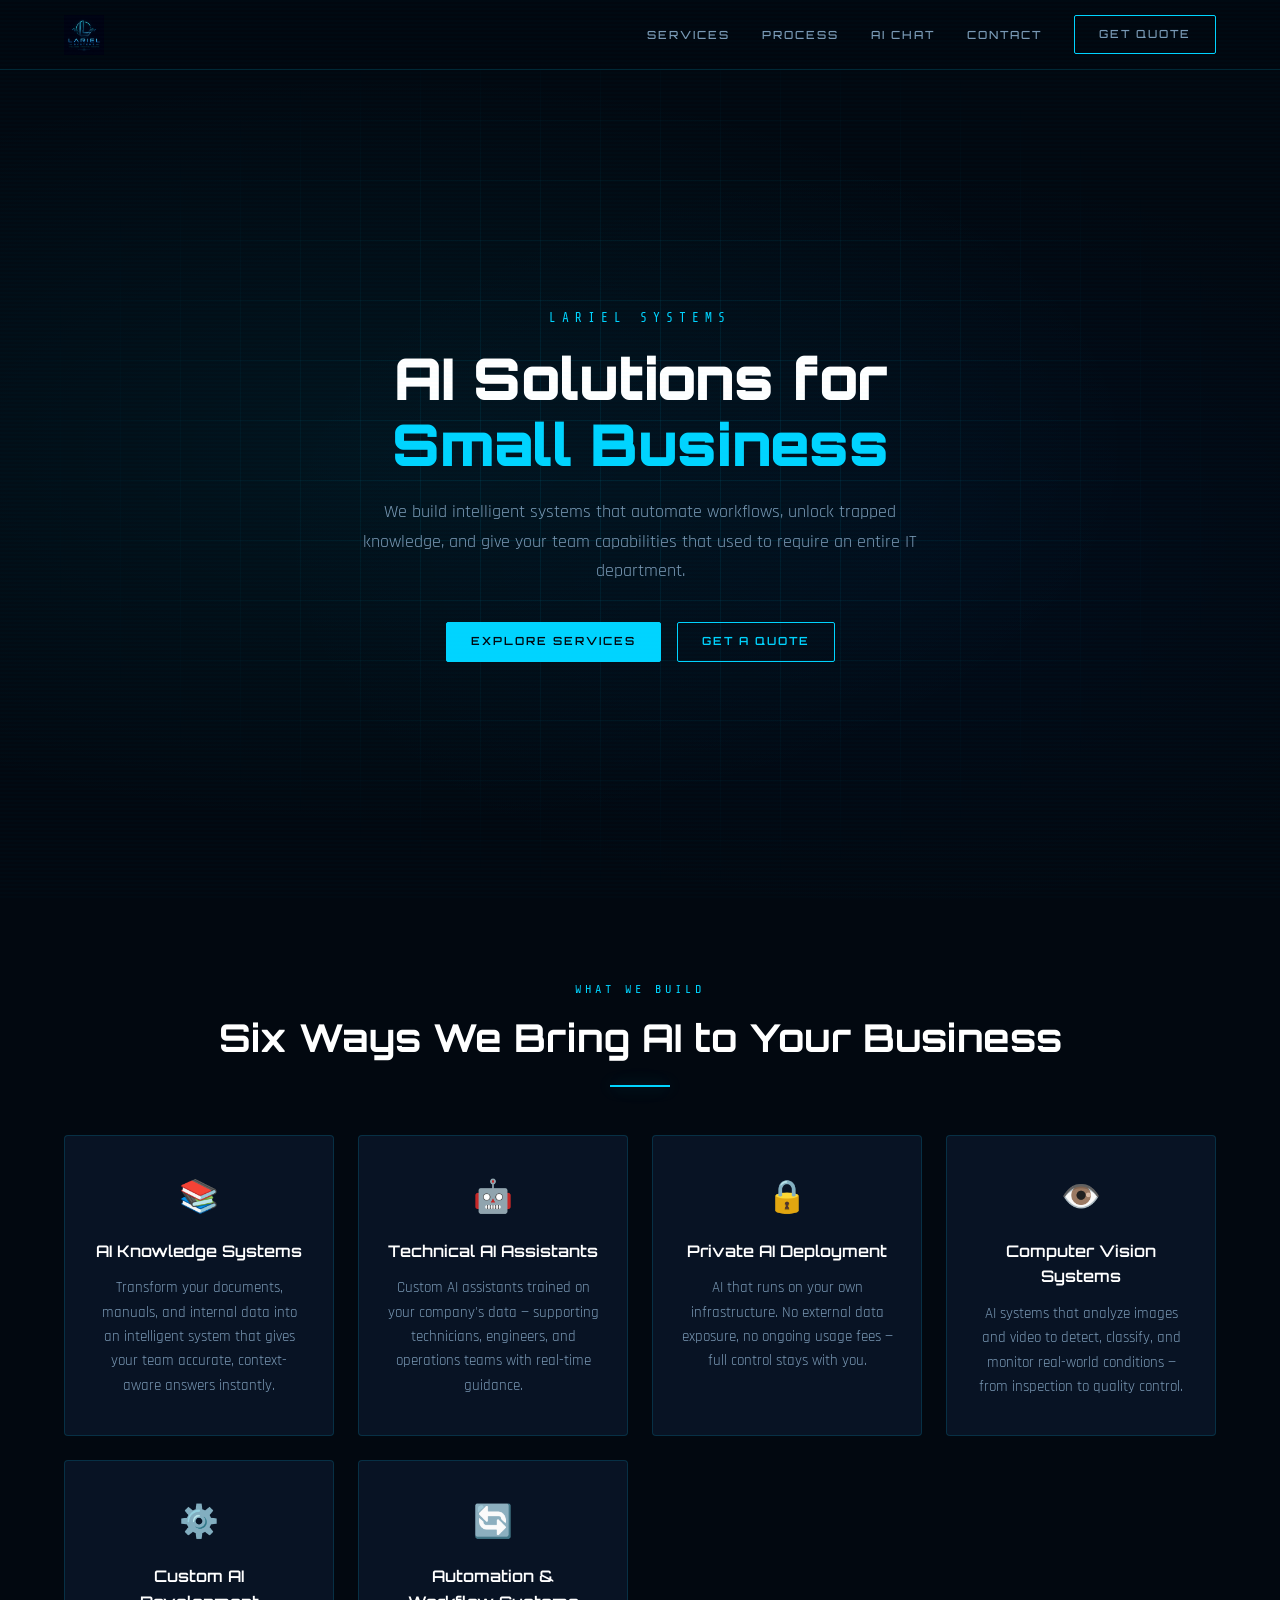
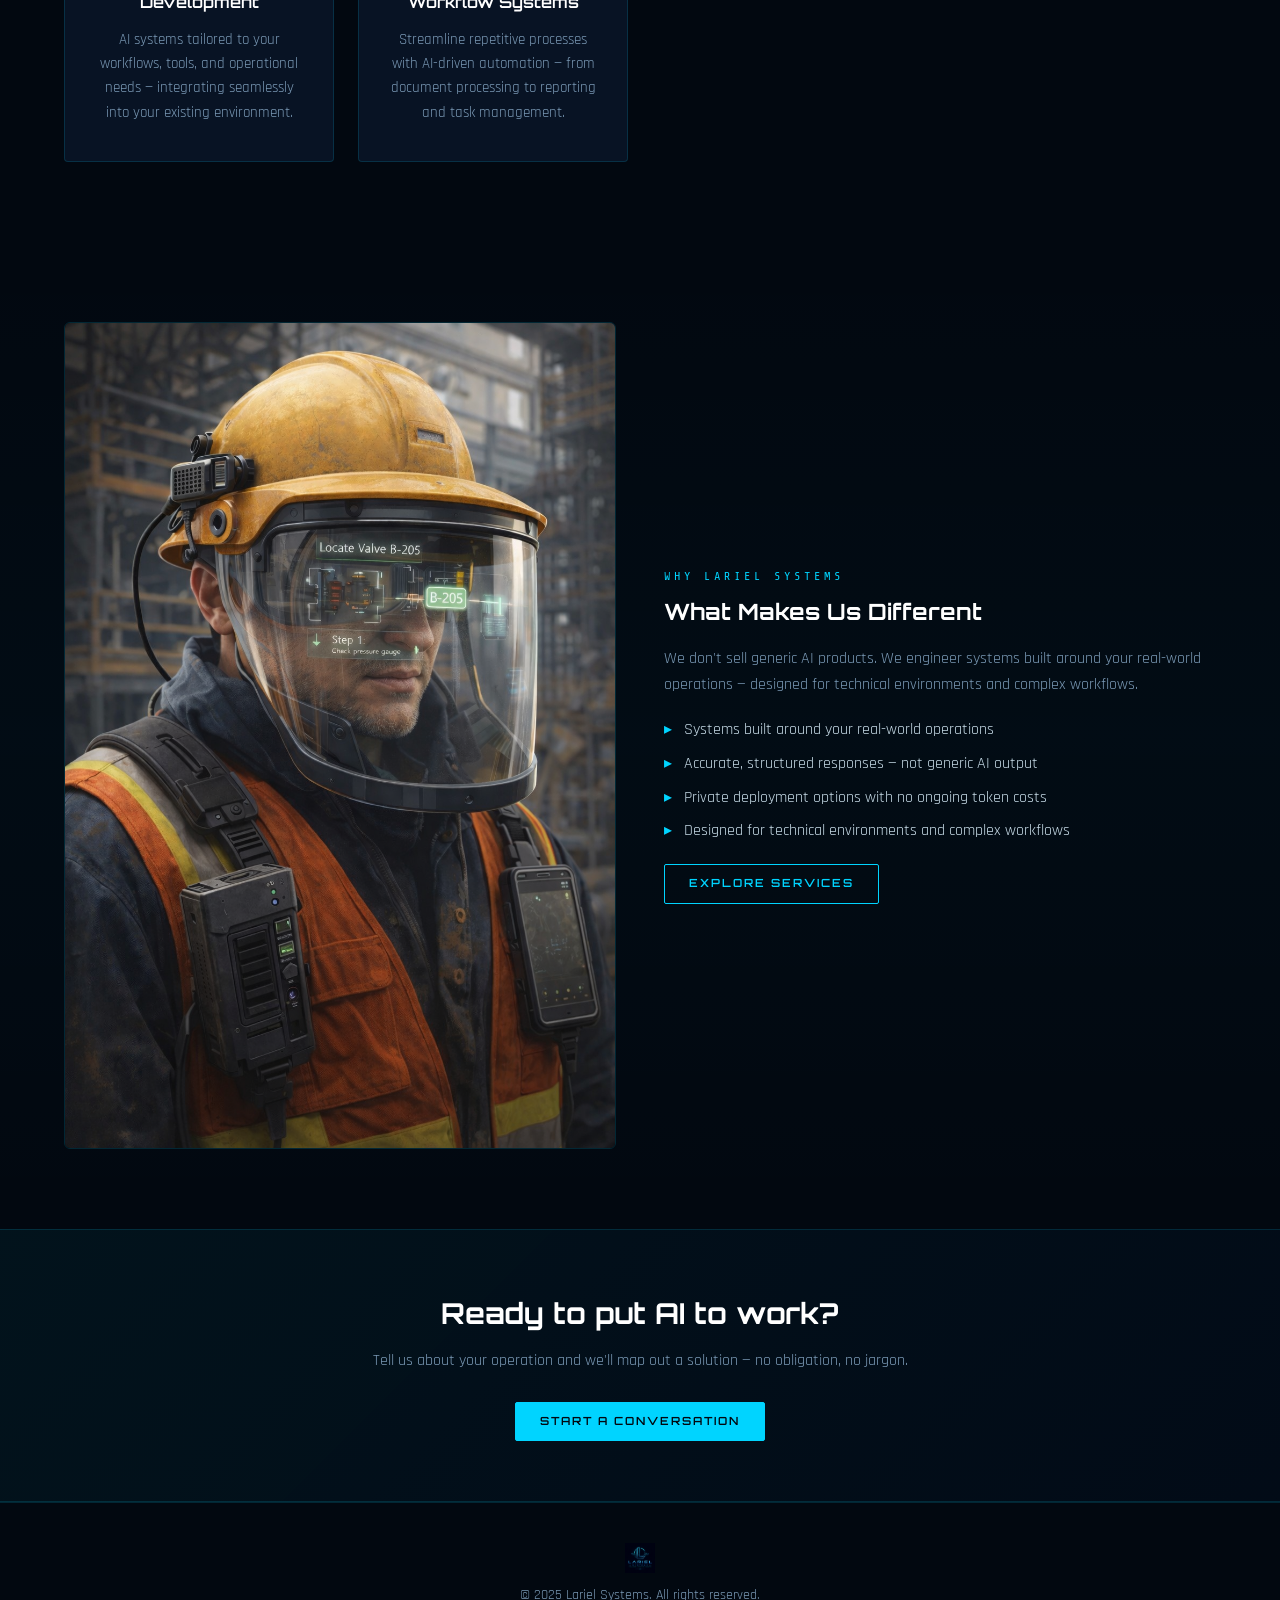
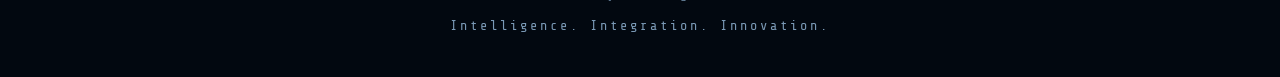
<file: index.html>
<!DOCTYPE html>
<html lang="en">
<head>
  <meta charset="UTF-8">
  <meta name="viewport" content="width=device-width, initial-scale=1.0">
  <title>Lariel Systems — Intelligence. Integration. Innovation.</title>
  <meta name="description" content="AI solutions for small business. AI knowledge systems, technical assistants, private deployment, computer vision, custom development, and workflow automation from Lariel Systems.">
  <link rel="stylesheet" href="css/style.css">
  <link rel="icon" href="images/logo.png" type="image/png">
</head>
<body>

  <!-- NAV -->
  <nav class="nav">
    <div class="container">
      <a href="index.html" class="nav-logo"><img src="images/logo.png" alt="Lariel Systems"></a>
      <ul class="nav-links">
        <li><a href="services.html">Services</a></li>
        <li><a href="process.html">Process</a></li>
        <li><a href="chat.html">AI Chat</a></li>
        <li><a href="contact.html">Contact</a></li>
        <li><a href="contact.html" class="btn">Get Quote</a></li>
      </ul>
      <div class="nav-toggle"><span></span><span></span><span></span></div>
    </div>
  </nav>

  <!-- HERO -->
  <section class="hero">
    <div class="hero-grid"></div>
    <div class="hero-content">
      <p class="hero-label">Lariel Systems</p>
      <h1>AI Solutions for<br><span>Small Business</span></h1>
      <p class="hero-sub">We build intelligent systems that automate workflows, unlock trapped knowledge, and give your team capabilities that used to require an entire IT department.</p>
      <div class="hero-buttons">
        <a href="services.html" class="btn btn-filled">Explore Services</a>
        <a href="contact.html" class="btn">Get a Quote</a>
      </div>
    </div>
  </section>

  <!-- SERVICE OVERVIEW CARDS -->
  <section class="section">
    <div class="container text-center">
      <span class="section-label">What We Build</span>
      <h2 class="section-title">Six Ways We Bring AI to Your Business</h2>
      <div class="divider"></div>

      <div class="card-grid">
        <div class="card">
          <div class="card-icon">📚</div>
          <h3>AI Knowledge Systems</h3>
          <p>Transform your documents, manuals, and internal data into an intelligent system that gives your team accurate, context-aware answers instantly.</p>
        </div>
        <div class="card">
          <div class="card-icon">🤖</div>
          <h3>Technical AI Assistants</h3>
          <p>Custom AI assistants trained on your company's data — supporting technicians, engineers, and operations teams with real-time guidance.</p>
        </div>
        <div class="card">
          <div class="card-icon">🔒</div>
          <h3>Private AI Deployment</h3>
          <p>AI that runs on your own infrastructure. No external data exposure, no ongoing usage fees — full control stays with you.</p>
        </div>
        <div class="card">
          <div class="card-icon">👁️</div>
          <h3>Computer Vision Systems</h3>
          <p>AI systems that analyze images and video to detect, classify, and monitor real-world conditions — from inspection to quality control.</p>
        </div>
        <div class="card">
          <div class="card-icon">⚙️</div>
          <h3>Custom AI Development</h3>
          <p>AI systems tailored to your workflows, tools, and operational needs — integrating seamlessly into your existing environment.</p>
        </div>
        <div class="card">
          <div class="card-icon">🔄</div>
          <h3>Automation &amp; Workflow Systems</h3>
          <p>Streamline repetitive processes with AI-driven automation — from document processing to reporting and task management.</p>
        </div>
      </div>
    </div>
  </section>

  <!-- FEATURE HIGHLIGHT — What Makes Us Different -->
  <section class="section" style="background: linear-gradient(180deg, transparent, rgba(0,212,255,0.02), transparent);">
    <div class="container">
      <div class="feature-row">
        <div class="feature-img">
          <img src="images/ar-worker.png" alt="AI-powered field operations">
        </div>
        <div class="feature-text">
          <span class="section-label">Why Lariel Systems</span>
          <h3>What Makes Us Different</h3>
          <p>We don't sell generic AI products. We engineer systems built around your real-world operations — designed for technical environments and complex workflows.</p>
          <ul>
            <li>Systems built around your real-world operations</li>
            <li>Accurate, structured responses — not generic AI output</li>
            <li>Private deployment options with no ongoing token costs</li>
            <li>Designed for technical environments and complex workflows</li>
          </ul>
          <a href="services.html" class="btn" style="margin-top:12px;">Explore Services</a>
        </div>
      </div>
    </div>
  </section>

  <!-- CTA -->
  <section class="cta-banner">
    <div class="container">
      <h2>Ready to put AI to work?</h2>
      <p>Tell us about your operation and we'll map out a solution — no obligation, no jargon.</p>
      <a href="contact.html" class="btn btn-filled">Start a Conversation</a>
    </div>
  </section>

  <!-- FOOTER -->
  <footer class="footer">
    <div class="container">
      <div class="footer-logo"><img src="images/logo.png" alt="Lariel Systems"></div>
      <p>&copy; 2025 Lariel Systems. All rights reserved.</p>
      <p class="footer-tagline">Intelligence. Integration. Innovation.</p>
    </div>
  </footer>

  <script src="js/main.js"></script>
</body>
</html>
</file>
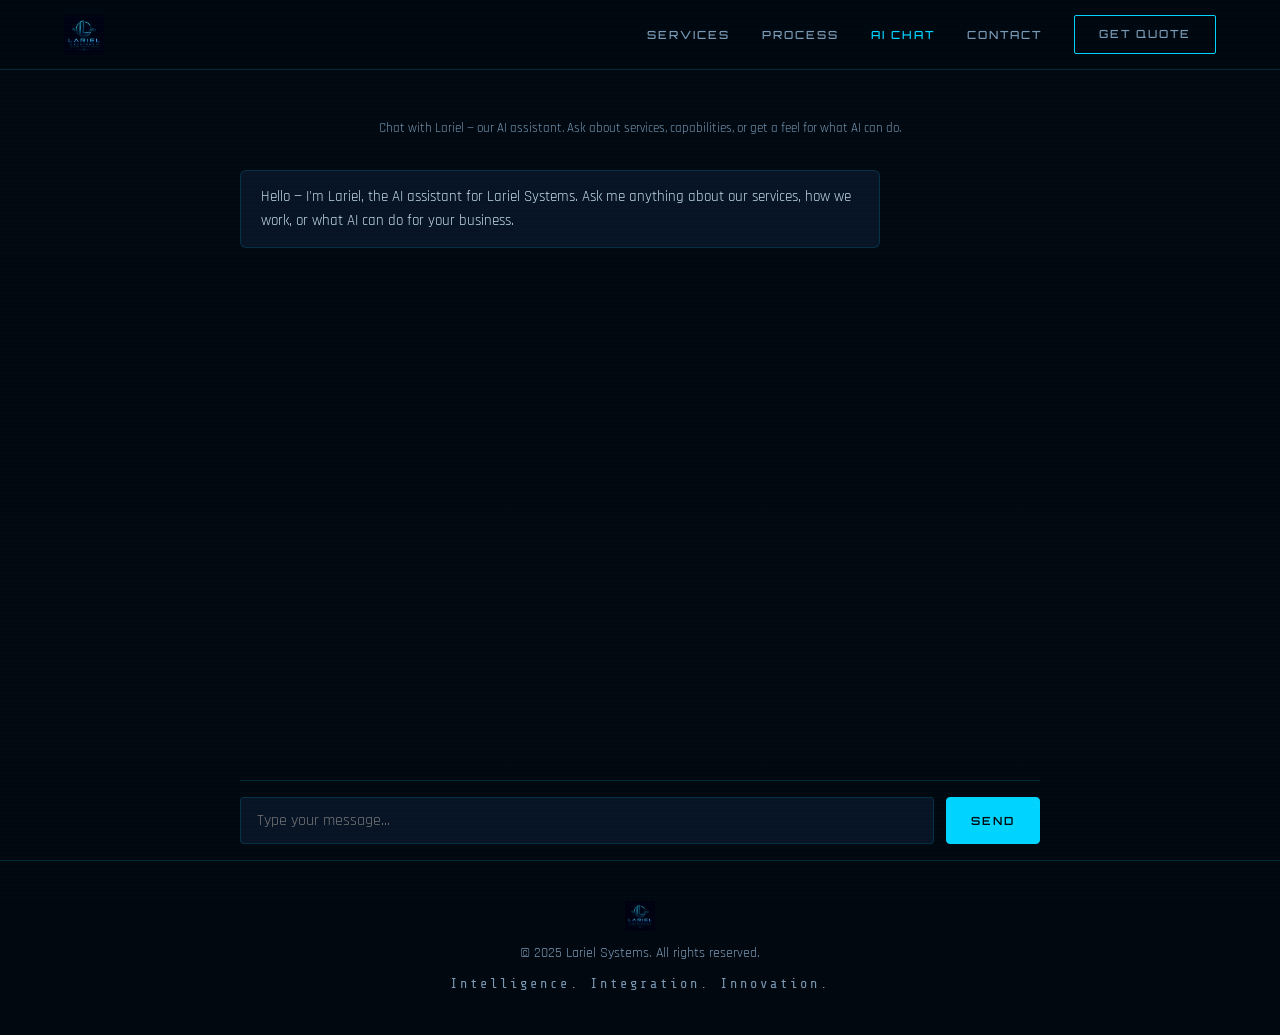
<file: chat.html>
<!DOCTYPE html>
<html lang="en">
<head>
  <meta charset="UTF-8">
  <meta name="viewport" content="width=device-width, initial-scale=1.0">
  <title>AI Chat — Lariel Systems</title>
  <meta name="description" content="Chat with Lariel, our AI assistant. Ask about our services, AI capabilities, or just say hello.">
  <link rel="stylesheet" href="css/style.css">
  <link rel="icon" href="images/logo.png" type="image/png">
</head>
<body>

  <!-- NAV -->
  <nav class="nav">
    <div class="container">
      <a href="index.html" class="nav-logo"><img src="images/logo.png" alt="Lariel Systems"></a>
      <ul class="nav-links">
        <li><a href="services.html">Services</a></li>
        <li><a href="process.html">Process</a></li>
        <li><a href="chat.html">AI Chat</a></li>
        <li><a href="contact.html">Contact</a></li>
        <li><a href="contact.html" class="btn">Get Quote</a></li>
      </ul>
      <div class="nav-toggle"><span></span><span></span><span></span></div>
    </div>
  </nav>

  <!-- CHAT -->
  <div class="container">
    <div class="chat-wrapper">
      <p class="chat-notice">Chat with Lariel — our AI assistant. Ask about services, capabilities, or get a feel for what AI can do.</p>
      <div class="chat-messages" id="chatMessages">
        <div class="chat-bubble assistant">Hello — I'm Lariel, the AI assistant for Lariel Systems. Ask me anything about our services, how we work, or what AI can do for your business.</div>
      </div>
      <div class="chat-input-row">
        <input type="text" class="chat-input" id="chatInput" placeholder="Type your message..." autocomplete="off">
        <button class="chat-send" id="chatSend">Send</button>
      </div>
    </div>
  </div>

  <!-- FOOTER -->
  <footer class="footer">
    <div class="container">
      <div class="footer-logo"><img src="images/logo.png" alt="Lariel Systems"></div>
      <p>&copy; 2025 Lariel Systems. All rights reserved.</p>
      <p class="footer-tagline">Intelligence. Integration. Innovation.</p>
    </div>
  </footer>

  <script src="js/main.js"></script>
  <script>
    // Chat logic — placeholder until Ollama backend proxy is configured
    const chatMessages = document.getElementById('chatMessages');
    const chatInput    = document.getElementById('chatInput');
    const chatSend     = document.getElementById('chatSend');

    // If served from GoDaddy (or any external host), route chat to the tunnel backend.
    // When running locally via FastAPI, the relative path still works.
    const CHAT_BACKEND = 'https://saves-upc-tennis-constitution.trycloudflare.com';
    const isLocal = location.hostname === 'localhost' || location.hostname === '127.0.0.1';
    const API_URL = isLocal ? '/api/chat' : CHAT_BACKEND + '/api/chat';
    let sessionId = null;

    function addBubble(text, role, id) {
      const div = document.createElement('div');
      div.className = `chat-bubble ${role}`;
      if (id) div.id = id;
      div.textContent = text;
      chatMessages.appendChild(div);
      chatMessages.scrollTop = chatMessages.scrollHeight;
      return div;
    }

    async function sendMessage() {
      const text = chatInput.value.trim();
      if (!text) return;
      addBubble(text, 'user');
      chatInput.value = '';
      chatInput.disabled = true;
      chatSend.disabled = true;

      // Create empty assistant bubble for streaming
      const bubble = addBubble('', 'assistant', 'streaming');

      try {
        const res = await fetch(API_URL, {
          method: 'POST',
          headers: { 'Content-Type': 'application/json' },
          body: JSON.stringify({ message: text, session_id: sessionId })
        });
        if (!res.ok) throw new Error(`Server error: ${res.status}`);

        const reader = res.body.getReader();
        const decoder = new TextDecoder();
        let fullText = '';

        while (true) {
          const { done, value } = await reader.read();
          if (done) break;
          const chunk = decoder.decode(value, { stream: true });
          // Parse SSE lines
          for (const line of chunk.split('\n')) {
            if (!line.startsWith('data: ')) continue;
            try {
              const data = JSON.parse(line.slice(6));
              if (data.session_id) sessionId = data.session_id;
              if (data.token) {
                fullText += data.token;
                bubble.textContent = fullText;
                chatMessages.scrollTop = chatMessages.scrollHeight;
              }
            } catch (e) { /* skip malformed lines */ }
          }
        }

        if (!fullText) bubble.textContent = 'No response received.';
      } catch (err) {
        bubble.textContent = 'Chat backend is not connected. Make sure the proxy is running on port 8083.';
      } finally {
        if (bubble.id === 'streaming') bubble.removeAttribute('id');
        chatInput.disabled = false;
        chatSend.disabled = false;
        chatInput.focus();
      }
    }

    chatSend.addEventListener('click', sendMessage);
    chatInput.addEventListener('keydown', e => {
      if (e.key === 'Enter') sendMessage();
    });
  </script>
</body>
</html>
</file>
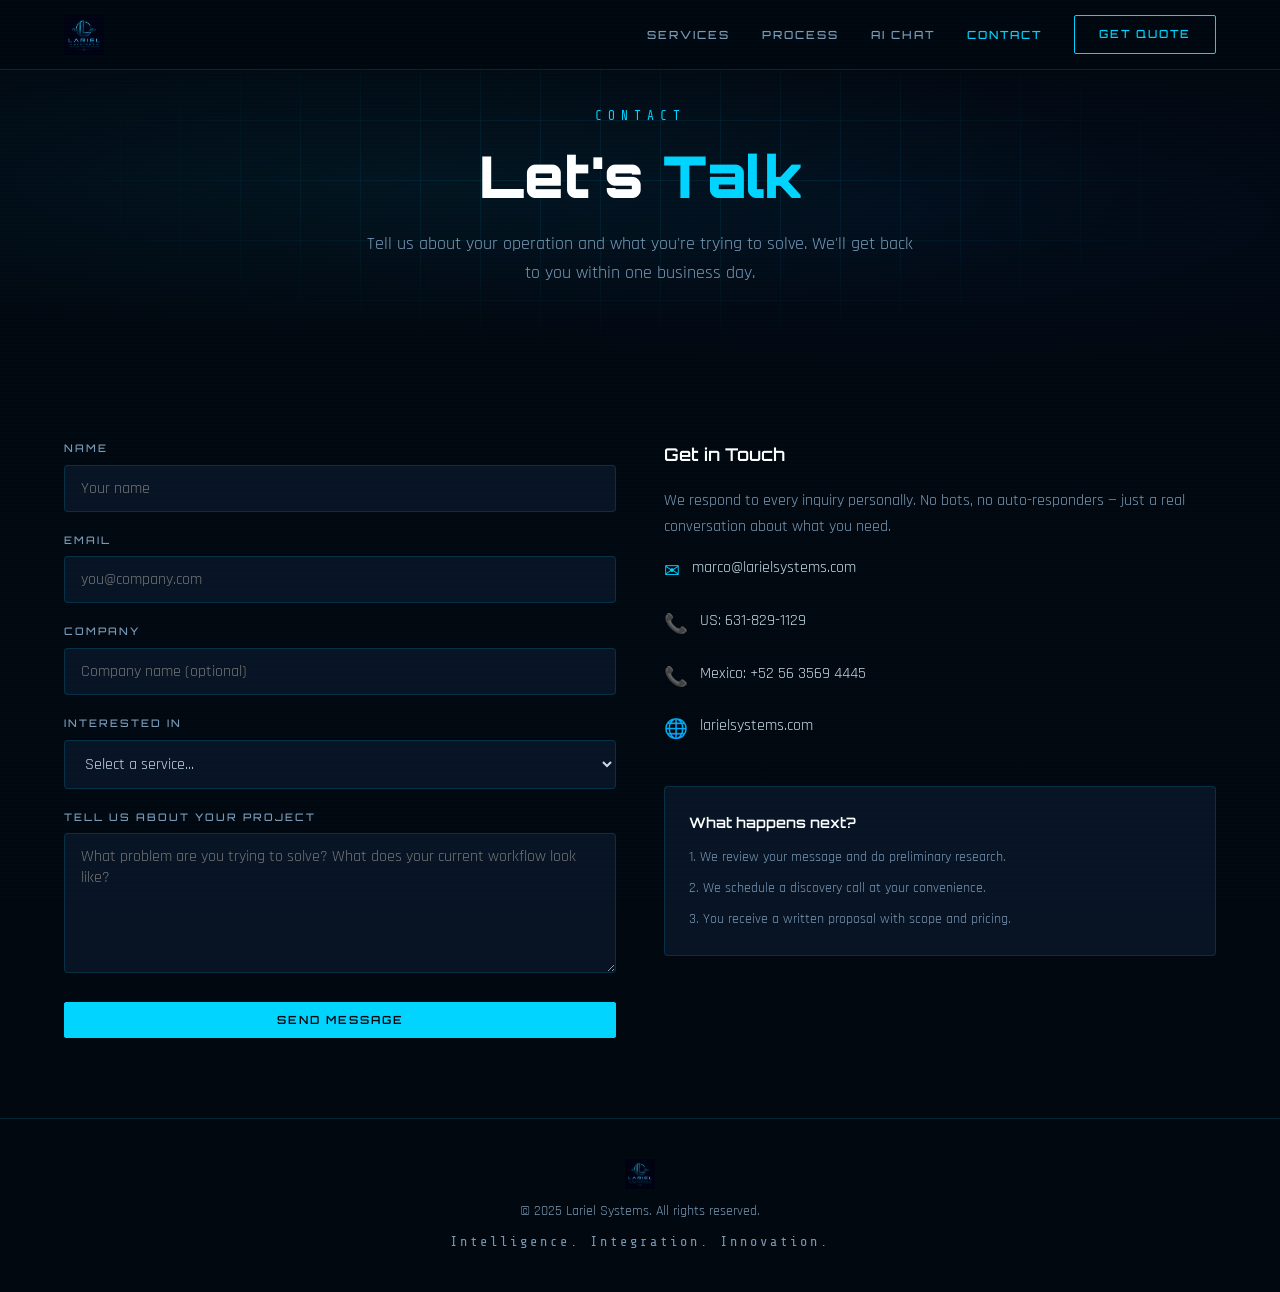
<file: contact.html>
<!DOCTYPE html>
<html lang="en">
<head>
  <meta charset="UTF-8">
  <meta name="viewport" content="width=device-width, initial-scale=1.0">
  <title>Contact — Lariel Systems</title>
  <meta name="description" content="Get in touch with Lariel Systems. Tell us about your project and we'll map out an AI solution.">
  <link rel="stylesheet" href="css/style.css">
  <link rel="icon" href="images/logo.png" type="image/png">
</head>
<body>

  <!-- NAV -->
  <nav class="nav">
    <div class="container">
      <a href="index.html" class="nav-logo"><img src="images/logo.png" alt="Lariel Systems"></a>
      <ul class="nav-links">
        <li><a href="services.html">Services</a></li>
        <li><a href="process.html">Process</a></li>
        <li><a href="chat.html">AI Chat</a></li>
        <li><a href="contact.html">Contact</a></li>
        <li><a href="contact.html" class="btn">Get Quote</a></li>
      </ul>
      <div class="nav-toggle"><span></span><span></span><span></span></div>
    </div>
  </nav>

  <!-- HEADER -->
  <section class="hero" style="min-height: 40vh;">
    <div class="hero-grid"></div>
    <div class="hero-content">
      <p class="hero-label">Contact</p>
      <h1>Let's <span>Talk</span></h1>
      <p class="hero-sub">Tell us about your operation and what you're trying to solve. We'll get back to you within one business day.</p>
    </div>
  </section>

  <!-- CONTACT FORM + INFO -->
  <section class="section">
    <div class="container">
      <div class="contact-grid">
        <!-- Form -->
        <form id="contactForm" onsubmit="handleSubmit(event)">
          <div class="form-group">
            <label for="name">Name</label>
            <input type="text" id="name" name="name" required placeholder="Your name">
          </div>
          <div class="form-group">
            <label for="email">Email</label>
            <input type="email" id="email" name="email" required placeholder="you@company.com">
          </div>
          <div class="form-group">
            <label for="company">Company</label>
            <input type="text" id="company" name="company" placeholder="Company name (optional)">
          </div>
          <div class="form-group">
            <label for="service">Interested In</label>
            <select id="service" name="service">
              <option value="">Select a service...</option>
              <option value="ai-assistant">AI Assistant for My Business</option>
              <option value="pdf-manual">PDF → Interactive AI Manual</option>
              <option value="custom-dev">Custom AI Development</option>
              <option value="vien-ai">Vi-En AI (Visual Inspection)</option>
              <option value="not-sure">Not Sure — Need Guidance</option>
            </select>
          </div>
          <div class="form-group">
            <label for="message">Tell Us About Your Project</label>
            <textarea id="message" name="message" required placeholder="What problem are you trying to solve? What does your current workflow look like?"></textarea>
          </div>
          <button type="submit" class="btn btn-filled" style="width:100%;">Send Message</button>
          <p id="formStatus" style="margin-top:16px; font-size:0.9rem; color:var(--cyan); display:none;"></p>
        </form>

        <!-- Info sidebar -->
        <div class="contact-info">
          <h3>Get in Touch</h3>
          <p>We respond to every inquiry personally. No bots, no auto-responders — just a real conversation about what you need.</p>

          <div class="contact-detail">
            <span class="icon">✉</span>
            <span>marco@larielsystems.com</span>
          </div>
          <div class="contact-detail">
            <span class="icon">📞</span>
            <span>US: 631-829-1129</span>
          </div>
          <div class="contact-detail">
            <span class="icon">📞</span>
            <span>Mexico: +52 56 3569 4445</span>
          </div>
          <div class="contact-detail">
            <span class="icon">🌐</span>
            <span>larielsystems.com</span>
          </div>

          <div style="margin-top:40px; padding:24px; background:var(--bg-card); border:1px solid var(--border); border-radius:4px;">
            <h3 style="font-size:0.9rem; margin-bottom:12px;">What happens next?</h3>
            <p style="font-size:0.9rem; color:var(--text-dim); margin-bottom:8px;">1. We review your message and do preliminary research.</p>
            <p style="font-size:0.9rem; color:var(--text-dim); margin-bottom:8px;">2. We schedule a discovery call at your convenience.</p>
            <p style="font-size:0.9rem; color:var(--text-dim); margin-bottom:0;">3. You receive a written proposal with scope and pricing.</p>
          </div>
        </div>
      </div>
    </div>
  </section>

  <!-- FOOTER -->
  <footer class="footer">
    <div class="container">
      <div class="footer-logo"><img src="images/logo.png" alt="Lariel Systems"></div>
      <p>&copy; 2025 Lariel Systems. All rights reserved.</p>
      <p class="footer-tagline">Intelligence. Integration. Innovation.</p>
    </div>
  </footer>

  <script src="js/main.js"></script>
  <script>
    function handleSubmit(e) {
      e.preventDefault();
      const status = document.getElementById('formStatus');
      // Placeholder — wire up to your backend/email service
      status.textContent = 'Message sent! We\'ll be in touch shortly.';
      status.style.display = 'block';
      e.target.reset();
      setTimeout(() => { status.style.display = 'none'; }, 5000);
    }
  </script>
</body>
</html>
</file>
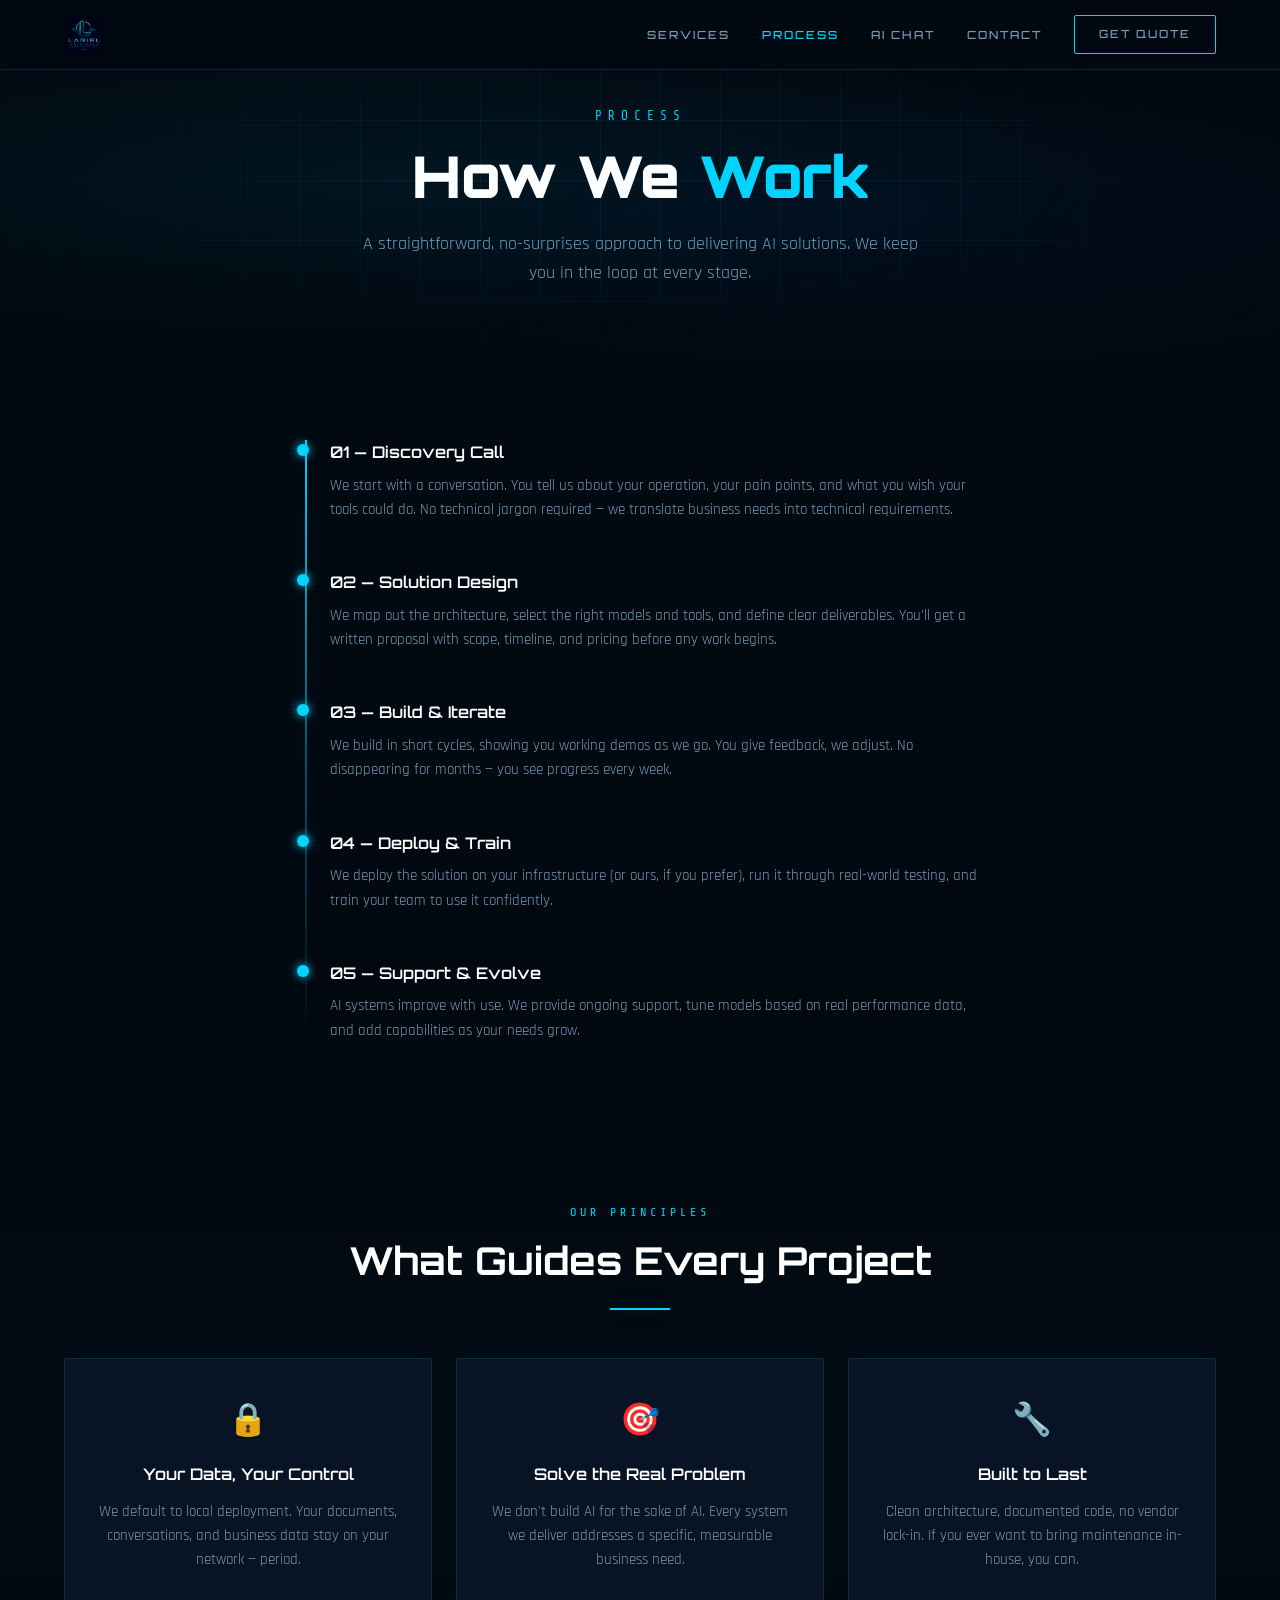
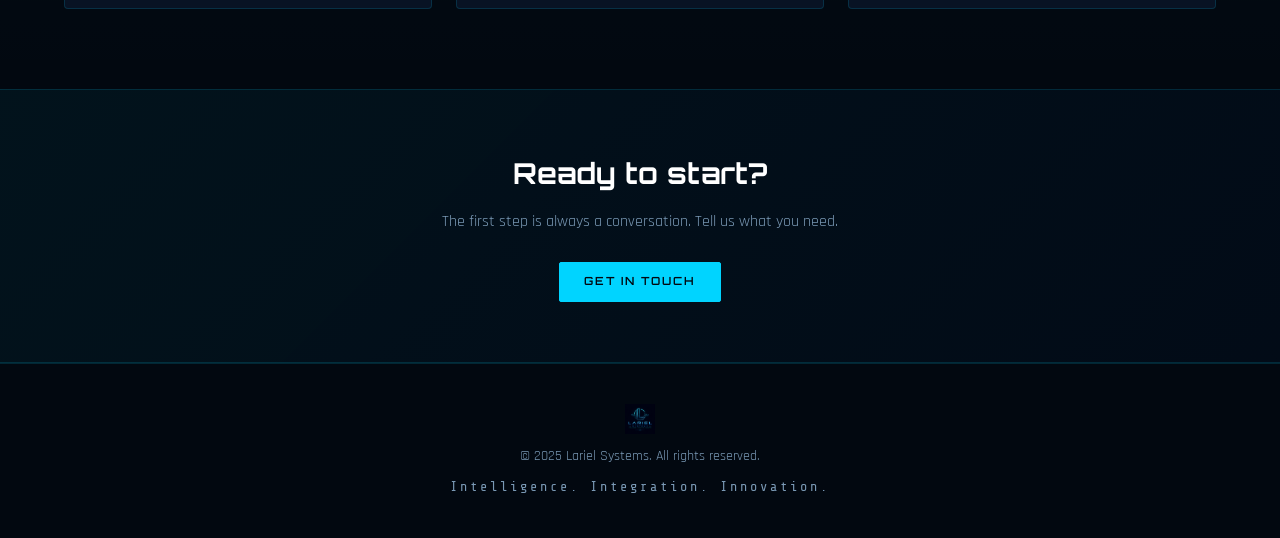
<file: process.html>
<!DOCTYPE html>
<html lang="en">
<head>
  <meta charset="UTF-8">
  <meta name="viewport" content="width=device-width, initial-scale=1.0">
  <title>Our Process — Lariel Systems</title>
  <meta name="description" content="How Lariel Systems delivers AI solutions — from discovery through deployment and ongoing support.">
  <link rel="stylesheet" href="css/style.css">
  <link rel="icon" href="images/logo.png" type="image/png">
</head>
<body>

  <!-- NAV -->
  <nav class="nav">
    <div class="container">
      <a href="index.html" class="nav-logo"><img src="images/logo.png" alt="Lariel Systems"></a>
      <ul class="nav-links">
        <li><a href="services.html">Services</a></li>
        <li><a href="process.html">Process</a></li>
        <li><a href="chat.html">AI Chat</a></li>
        <li><a href="contact.html">Contact</a></li>
        <li><a href="contact.html" class="btn">Get Quote</a></li>
      </ul>
      <div class="nav-toggle"><span></span><span></span><span></span></div>
    </div>
  </nav>

  <!-- HEADER -->
  <section class="hero" style="min-height: 40vh;">
    <div class="hero-grid"></div>
    <div class="hero-content">
      <p class="hero-label">Process</p>
      <h1>How We <span>Work</span></h1>
      <p class="hero-sub">A straightforward, no-surprises approach to delivering AI solutions. We keep you in the loop at every stage.</p>
    </div>
  </section>

  <!-- TIMELINE -->
  <section class="section">
    <div class="container">
      <div class="timeline">
        <!-- Step 1 -->
        <div class="timeline-step">
          <div class="timeline-dot"></div>
          <h3>01 — Discovery Call</h3>
          <p>We start with a conversation. You tell us about your operation, your pain points, and what you wish your tools could do. No technical jargon required — we translate business needs into technical requirements.</p>
        </div>
        <!-- Step 2 -->
        <div class="timeline-step">
          <div class="timeline-dot"></div>
          <h3>02 — Solution Design</h3>
          <p>We map out the architecture, select the right models and tools, and define clear deliverables. You'll get a written proposal with scope, timeline, and pricing before any work begins.</p>
        </div>
        <!-- Step 3 -->
        <div class="timeline-step">
          <div class="timeline-dot"></div>
          <h3>03 — Build &amp; Iterate</h3>
          <p>We build in short cycles, showing you working demos as we go. You give feedback, we adjust. No disappearing for months — you see progress every week.</p>
        </div>
        <!-- Step 4 -->
        <div class="timeline-step">
          <div class="timeline-dot"></div>
          <h3>04 — Deploy &amp; Train</h3>
          <p>We deploy the solution on your infrastructure (or ours, if you prefer), run it through real-world testing, and train your team to use it confidently.</p>
        </div>
        <!-- Step 5 -->
        <div class="timeline-step">
          <div class="timeline-dot"></div>
          <h3>05 — Support &amp; Evolve</h3>
          <p>AI systems improve with use. We provide ongoing support, tune models based on real performance data, and add capabilities as your needs grow.</p>
        </div>
      </div>
    </div>
  </section>

  <!-- PRINCIPLES -->
  <section class="section" style="background: linear-gradient(180deg, transparent, rgba(0,212,255,0.02), transparent);">
    <div class="container text-center">
      <span class="section-label">Our Principles</span>
      <h2 class="section-title">What Guides Every Project</h2>
      <div class="divider"></div>

      <div class="card-grid">
        <div class="card">
          <div class="card-icon">🔒</div>
          <h3>Your Data, Your Control</h3>
          <p>We default to local deployment. Your documents, conversations, and business data stay on your network — period.</p>
        </div>
        <div class="card">
          <div class="card-icon">🎯</div>
          <h3>Solve the Real Problem</h3>
          <p>We don't build AI for the sake of AI. Every system we deliver addresses a specific, measurable business need.</p>
        </div>
        <div class="card">
          <div class="card-icon">🔧</div>
          <h3>Built to Last</h3>
          <p>Clean architecture, documented code, no vendor lock-in. If you ever want to bring maintenance in-house, you can.</p>
        </div>
      </div>
    </div>
  </section>

  <!-- CTA -->
  <section class="cta-banner">
    <div class="container">
      <h2>Ready to start?</h2>
      <p>The first step is always a conversation. Tell us what you need.</p>
      <a href="contact.html" class="btn btn-filled">Get in Touch</a>
    </div>
  </section>

  <!-- FOOTER -->
  <footer class="footer">
    <div class="container">
      <div class="footer-logo"><img src="images/logo.png" alt="Lariel Systems"></div>
      <p>&copy; 2025 Lariel Systems. All rights reserved.</p>
      <p class="footer-tagline">Intelligence. Integration. Innovation.</p>
    </div>
  </footer>

  <script src="js/main.js"></script>
</body>
</html>
</file>
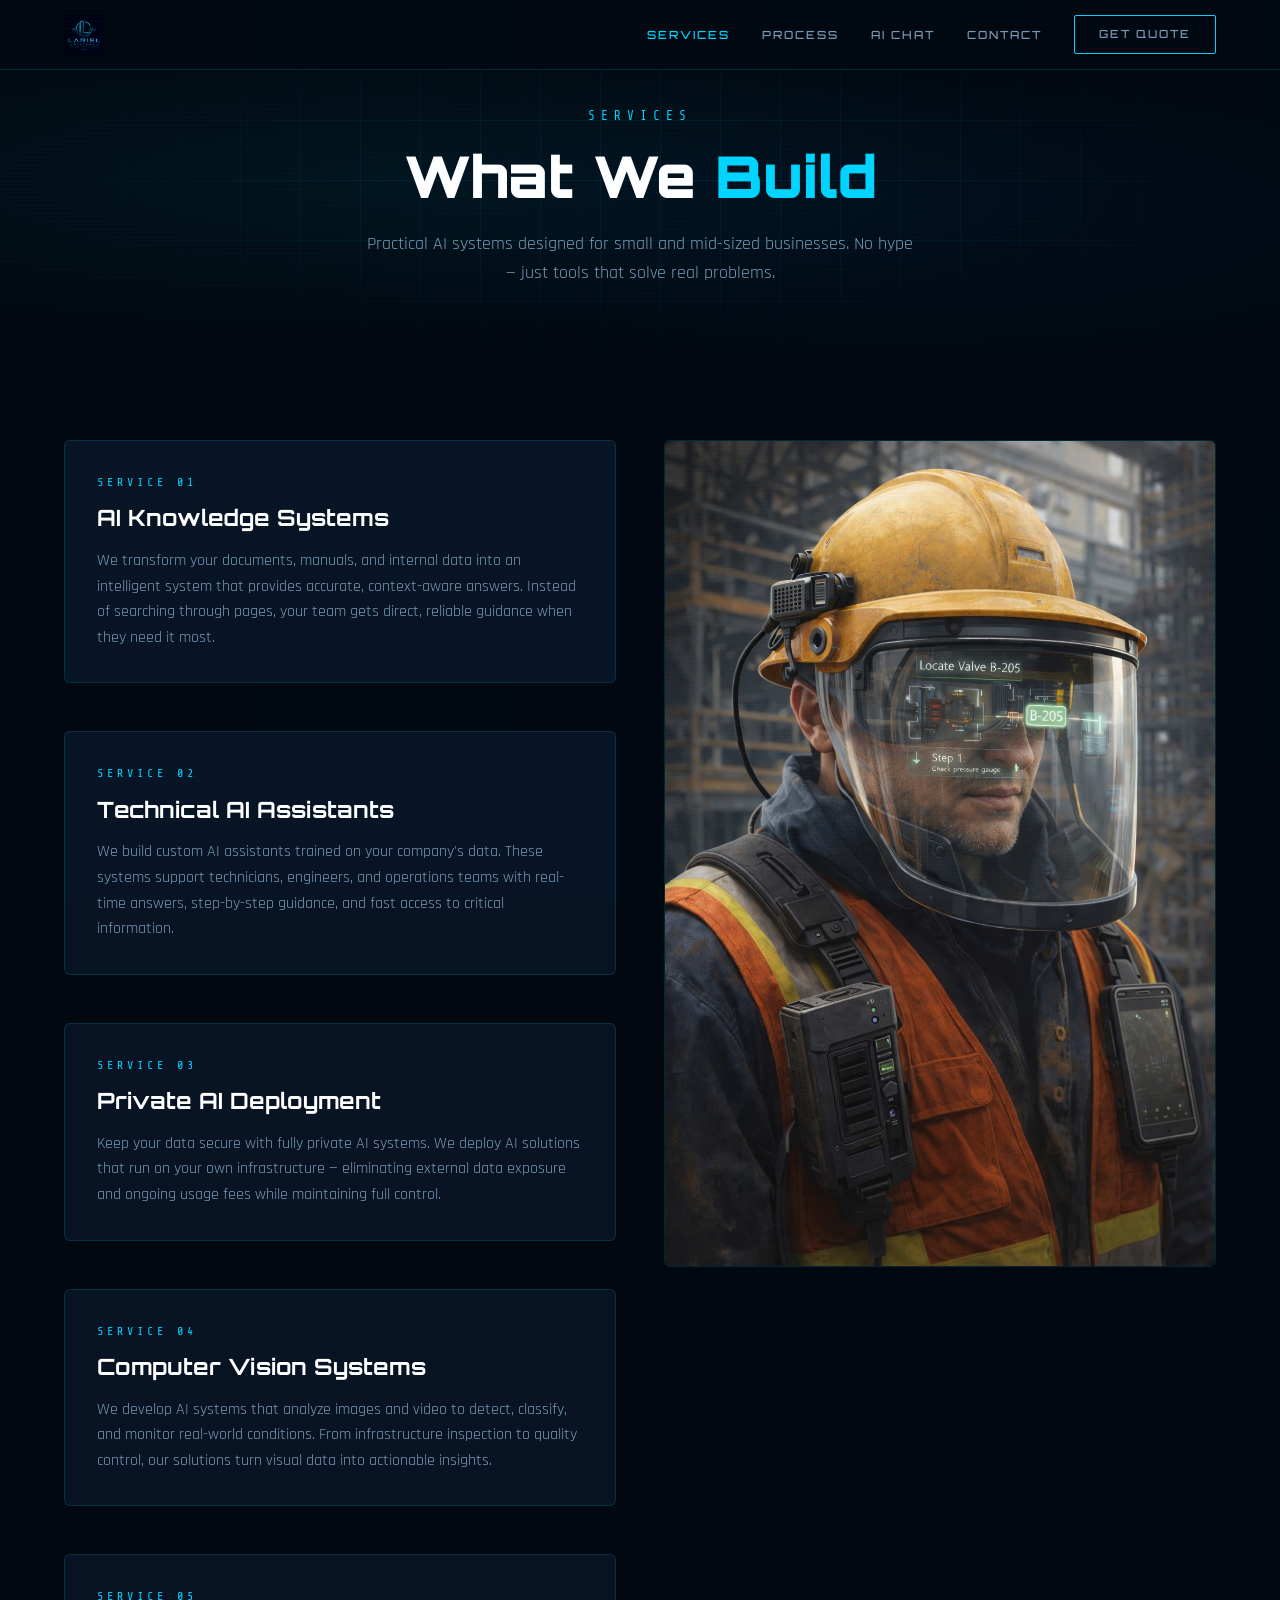
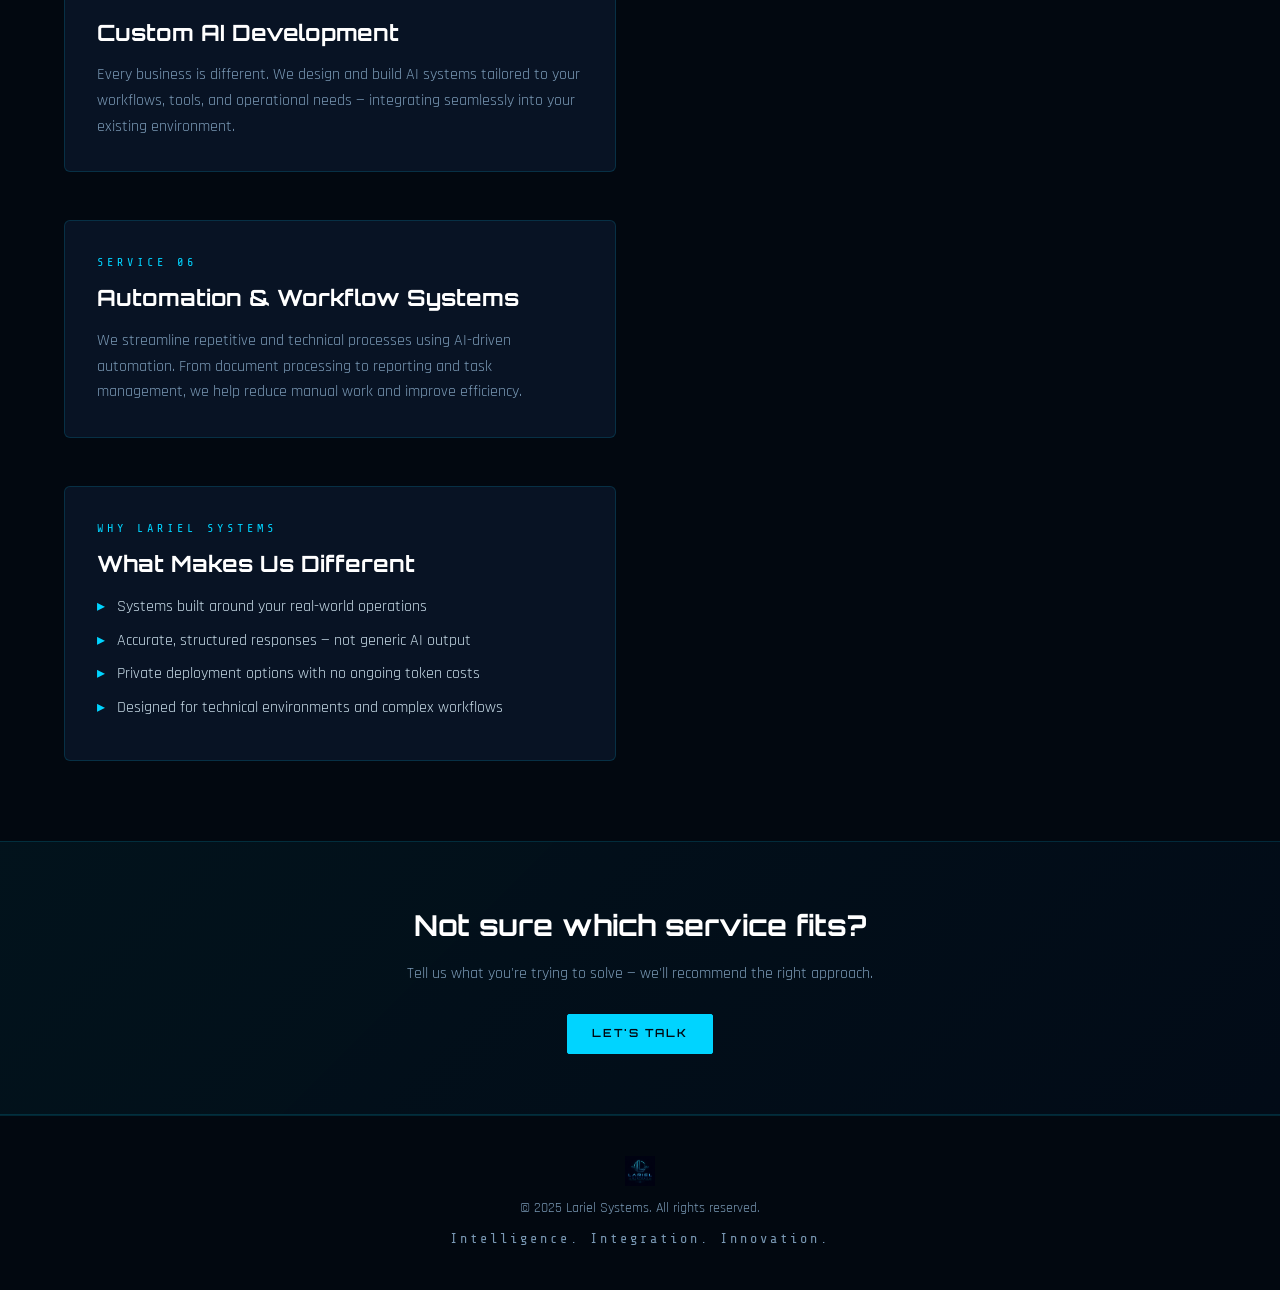
<file: services.html>
<!DOCTYPE html>
<html lang="en">
<head>
  <meta charset="UTF-8">
  <meta name="viewport" content="width=device-width, initial-scale=1.0">
  <title>Services — Lariel Systems</title>
  <meta name="description" content="AI Assistants, PDF-to-AI-Manual conversion, custom AI development, and Vi-En AI visual inspection from Lariel Systems.">
  <link rel="stylesheet" href="css/style.css">
  <link rel="icon" href="images/logo.png" type="image/png">
</head>
<body>

  <!-- NAV -->
  <nav class="nav">
    <div class="container">
      <a href="index.html" class="nav-logo"><img src="images/logo.png" alt="Lariel Systems"></a>
      <ul class="nav-links">
        <li><a href="services.html">Services</a></li>
        <li><a href="process.html">Process</a></li>
        <li><a href="chat.html">AI Chat</a></li>
        <li><a href="contact.html">Contact</a></li>
        <li><a href="contact.html" class="btn">Get Quote</a></li>
      </ul>
      <div class="nav-toggle"><span></span><span></span><span></span></div>
    </div>
  </nav>

  <!-- HEADER -->
  <section class="hero" style="min-height: 40vh;">
    <div class="hero-grid"></div>
    <div class="hero-content">
      <p class="hero-label">Services</p>
      <h1>What We <span>Build</span></h1>
      <p class="hero-sub">Practical AI systems designed for small and mid-sized businesses. No hype — just tools that solve real problems.</p>
    </div>
  </section>

  <!-- SERVICES — Scrolling text + sticky image -->
  <section class="section services-split">
    <div class="container services-split-grid">

      <!-- LEFT: scrollable service cards -->
      <div class="services-scroll">

        <div class="service-card">
          <span class="section-label">Service 01</span>
          <h3>AI Knowledge Systems</h3>
          <p>We transform your documents, manuals, and internal data into an intelligent system that provides accurate, context-aware answers. Instead of searching through pages, your team gets direct, reliable guidance when they need it most.</p>
        </div>

        <div class="service-card">
          <span class="section-label">Service 02</span>
          <h3>Technical AI Assistants</h3>
          <p>We build custom AI assistants trained on your company's data. These systems support technicians, engineers, and operations teams with real-time answers, step-by-step guidance, and fast access to critical information.</p>
        </div>

        <div class="service-card">
          <span class="section-label">Service 03</span>
          <h3>Private AI Deployment</h3>
          <p>Keep your data secure with fully private AI systems. We deploy AI solutions that run on your own infrastructure — eliminating external data exposure and ongoing usage fees while maintaining full control.</p>
        </div>

        <div class="service-card">
          <span class="section-label">Service 04</span>
          <h3>Computer Vision Systems</h3>
          <p>We develop AI systems that analyze images and video to detect, classify, and monitor real-world conditions. From infrastructure inspection to quality control, our solutions turn visual data into actionable insights.</p>
        </div>

        <div class="service-card">
          <span class="section-label">Service 05</span>
          <h3>Custom AI Development</h3>
          <p>Every business is different. We design and build AI systems tailored to your workflows, tools, and operational needs — integrating seamlessly into your existing environment.</p>
        </div>

        <div class="service-card">
          <span class="section-label">Service 06</span>
          <h3>Automation &amp; Workflow Systems</h3>
          <p>We streamline repetitive and technical processes using AI-driven automation. From document processing to reporting and task management, we help reduce manual work and improve efficiency.</p>
        </div>

        <div class="service-card">
          <span class="section-label">Why Lariel Systems</span>
          <h3>What Makes Us Different</h3>
          <ul>
            <li>Systems built around your real-world operations</li>
            <li>Accurate, structured responses — not generic AI output</li>
            <li>Private deployment options with no ongoing token costs</li>
            <li>Designed for technical environments and complex workflows</li>
          </ul>
        </div>

      </div>

      <!-- RIGHT: sticky image -->
      <div class="services-sticky-img">
        <img src="images/ar-worker.png" alt="AI-powered field operations">
      </div>

    </div>
  </section>

  <!-- CTA -->
  <section class="cta-banner">
    <div class="container">
      <h2>Not sure which service fits?</h2>
      <p>Tell us what you're trying to solve — we'll recommend the right approach.</p>
      <a href="contact.html" class="btn btn-filled">Let's Talk</a>
    </div>
  </section>

  <!-- FOOTER -->
  <footer class="footer">
    <div class="container">
      <div class="footer-logo"><img src="images/logo.png" alt="Lariel Systems"></div>
      <p>&copy; 2025 Lariel Systems. All rights reserved.</p>
      <p class="footer-tagline">Intelligence. Integration. Innovation.</p>
    </div>
  </footer>

  <script src="js/main.js"></script>
</body>
</html>
</file>
<file: css/style.css>
/* ============================================================
   Lariel Systems — Holographic Theme
   ============================================================ */
@import url('https://fonts.googleapis.com/css2?family=Orbitron:wght@400;500;600;700;900&family=Rajdhani:wght@300;400;500;600;700&family=Share+Tech+Mono&display=swap');

/* --- Reset & Base --- */
*, *::before, *::after { box-sizing: border-box; margin: 0; padding: 0; }

:root {
  --bg-deep:    #020810;
  --bg-dark:    #0a1628;
  --bg-card:    rgba(10, 22, 40, 0.85);
  --cyan:       #00d4ff;
  --cyan-dim:   #00d4ff66;
  --cyan-glow:  0 0 15px #00d4ff44, 0 0 30px #00d4ff22;
  --amber:      #ffaa00;
  --amber-dim:  #ffaa0066;
  --amber-glow: 0 0 15px #ffaa0044, 0 0 30px #ffaa0022;
  --text:       #c8dce8;
  --text-dim:   #7a99b5;
  --border:     rgba(0,212,255,0.15);
  --font-head:  'Orbitron', sans-serif;
  --font-body:  'Rajdhani', sans-serif;
  --font-mono:  'Share Tech Mono', monospace;
  --max-w:      1200px;
  --nav-h:      70px;
}

html { scroll-behavior: smooth; }
body {
  font-family: var(--font-body);
  font-weight: 400;
  color: var(--text);
  background: var(--bg-deep);
  line-height: 1.6;
  overflow-x: hidden;
  -webkit-font-smoothing: antialiased;
}

a { color: var(--cyan); text-decoration: none; transition: color .2s; }
a:hover { color: #fff; }
img { max-width: 100%; display: block; }

/* --- Scanline overlay (full page) --- */
body::after {
  content: '';
  position: fixed; inset: 0;
  background: repeating-linear-gradient(
    0deg, transparent, transparent 2px, rgba(0,212,255,0.015) 2px, rgba(0,212,255,0.015) 4px
  );
  pointer-events: none;
  z-index: 9999;
}

/* --- Utility --- */
.container { max-width: var(--max-w); margin: 0 auto; padding: 0 24px; }
.section   { padding: 80px 0; }
.text-center { text-align: center; }

.section-label {
  font-family: var(--font-mono);
  font-size: 0.75rem;
  letter-spacing: 4px;
  text-transform: uppercase;
  color: var(--cyan);
  display: block;
  margin-bottom: 8px;
}
.section-title {
  font-family: var(--font-head);
  font-size: clamp(1.6rem, 4vw, 2.4rem);
  font-weight: 700;
  color: #fff;
  margin-bottom: 16px;
}
.section-subtitle {
  max-width: 640px;
  margin: 0 auto 48px;
  color: var(--text-dim);
  font-size: 1.05rem;
}
.divider {
  width: 60px;
  height: 2px;
  background: var(--cyan);
  box-shadow: var(--cyan-glow);
  margin: 0 auto 48px;
}

/* ============================================================
   NAVIGATION
   ============================================================ */
.nav {
  position: fixed; top: 0; left: 0; right: 0;
  height: var(--nav-h);
  background: rgba(2, 8, 16, 0.92);
  backdrop-filter: blur(12px);
  border-bottom: 1px solid var(--border);
  z-index: 1000;
  display: flex;
  align-items: center;
}
.nav .container {
  display: flex;
  align-items: center;
  justify-content: space-between;
  width: 100%;
}
.nav-logo img { height: 40px; }
.nav-links { display: flex; gap: 32px; align-items: center; list-style: none; }
.nav-links a {
  font-family: var(--font-head);
  font-size: 0.7rem;
  font-weight: 500;
  letter-spacing: 2px;
  text-transform: uppercase;
  color: var(--text-dim);
  transition: color .2s;
}
.nav-links a:hover,
.nav-links a.active { color: var(--cyan); }

.btn {
  display: inline-block;
  font-family: var(--font-head);
  font-size: 0.7rem;
  font-weight: 600;
  letter-spacing: 2px;
  text-transform: uppercase;
  padding: 10px 24px;
  border: 1px solid var(--cyan);
  color: var(--cyan);
  border-radius: 2px;
  cursor: pointer;
  background: transparent;
  transition: all .25s;
}
.btn:hover {
  background: var(--cyan);
  color: var(--bg-deep);
  box-shadow: var(--cyan-glow);
}
.btn-filled {
  background: var(--cyan);
  color: var(--bg-deep);
}
.btn-filled:hover {
  background: #fff;
  border-color: #fff;
  color: var(--bg-deep);
}

/* Hamburger (mobile) */
.nav-toggle { display: none; cursor: pointer; flex-direction: column; gap: 5px; }
.nav-toggle span { width: 26px; height: 2px; background: var(--cyan); transition: .3s; }

/* ============================================================
   HERO
   ============================================================ */
.hero {
  position: relative;
  min-height: 100vh;
  display: flex;
  align-items: center;
  justify-content: center;
  text-align: center;
  padding-top: var(--nav-h);
  overflow: hidden;
}
.hero::before {
  content: '';
  position: absolute; inset: 0;
  background:
    radial-gradient(ellipse at 30% 50%, rgba(0,212,255,0.06) 0%, transparent 60%),
    radial-gradient(ellipse at 70% 60%, rgba(0,100,255,0.04) 0%, transparent 50%);
}
.hero-content { position: relative; z-index: 1; }
.hero-label {
  font-family: var(--font-mono);
  font-size: 0.8rem;
  letter-spacing: 6px;
  text-transform: uppercase;
  color: var(--cyan);
  margin-bottom: 16px;
}
.hero h1 {
  font-family: var(--font-head);
  font-size: clamp(2rem, 6vw, 3.6rem);
  font-weight: 900;
  color: #fff;
  line-height: 1.15;
  margin-bottom: 20px;
}
.hero h1 span { color: var(--cyan); }
.hero-sub {
  font-size: 1.15rem;
  color: var(--text-dim);
  max-width: 560px;
  margin: 0 auto 36px;
}
.hero-buttons { display: flex; gap: 16px; justify-content: center; flex-wrap: wrap; }

/* Floating grid lines behind hero */
.hero-grid {
  position: absolute; inset: 0;
  background-image:
    linear-gradient(var(--border) 1px, transparent 1px),
    linear-gradient(90deg, var(--border) 1px, transparent 1px);
  background-size: 60px 60px;
  mask-image: radial-gradient(ellipse at center, black 20%, transparent 70%);
  -webkit-mask-image: radial-gradient(ellipse at center, black 20%, transparent 70%);
  opacity: 0.5;
}

/* ============================================================
   CARDS
   ============================================================ */
.card-grid {
  display: grid;
  grid-template-columns: repeat(auto-fit, minmax(260px, 1fr));
  gap: 24px;
}
.card {
  background: var(--bg-card);
  border: 1px solid var(--border);
  border-radius: 4px;
  padding: 36px 28px;
  transition: border-color .3s, box-shadow .3s, transform .3s;
}
.card:hover {
  border-color: var(--cyan-dim);
  box-shadow: var(--cyan-glow);
  transform: translateY(-4px);
}
.card-icon {
  font-size: 2rem;
  margin-bottom: 16px;
}
.card h3 {
  font-family: var(--font-head);
  font-size: 1rem;
  font-weight: 600;
  color: #fff;
  margin-bottom: 12px;
}
.card p {
  color: var(--text-dim);
  font-size: 0.95rem;
}

/* Coming-soon amber variant */
.card--coming-soon {
  border-color: var(--amber-dim);
}
.card--coming-soon:hover {
  border-color: var(--amber);
  box-shadow: var(--amber-glow);
}
.card--coming-soon .card-icon,
.card--coming-soon h3 { color: var(--amber); }
.badge-soon {
  display: inline-block;
  font-family: var(--font-mono);
  font-size: 0.6rem;
  letter-spacing: 2px;
  text-transform: uppercase;
  color: var(--amber);
  border: 1px solid var(--amber-dim);
  padding: 2px 10px;
  border-radius: 2px;
  margin-bottom: 12px;
}

/* ============================================================
   FEATURE SECTION (image + text side-by-side)
   ============================================================ */
.feature-row {
  display: grid;
  grid-template-columns: 1fr 1fr;
  gap: 48px;
  align-items: center;
  margin-bottom: 64px;
}
.feature-row:last-child { margin-bottom: 0; }
.feature-row.reverse .feature-img { order: 2; }
.feature-row.reverse .feature-text { order: 1; }
.feature-img {
  border-radius: 6px;
  overflow: hidden;
  border: 1px solid var(--border);
}
.feature-img img {
  width: 100%;
  display: block;
}

/* --- Services split: scrolling left + sticky right image --- */
.services-split-grid {
  display: grid;
  grid-template-columns: 1fr 1fr;
  gap: 48px;
  align-items: start;
}
.services-scroll {
  display: flex;
  flex-direction: column;
  gap: 48px;
}
.service-card {
  padding: 32px;
  border: 1px solid var(--border);
  border-radius: 6px;
  background: var(--bg-card);
}
.service-card h3 {
  font-family: var(--font-head);
  font-size: 1.4rem;
  font-weight: 700;
  color: #fff;
  margin-bottom: 12px;
}
.service-card p {
  color: var(--text-dim);
  margin-bottom: 0;
}
.service-card ul {
  list-style: none;
  padding: 0;
}
.service-card ul li {
  position: relative;
  padding-left: 20px;
  margin-bottom: 8px;
  color: var(--text);
}
.service-card ul li::before {
  content: '▸';
  position: absolute;
  left: 0;
  color: var(--cyan);
}
.services-sticky-img {
  position: sticky;
  top: calc(var(--nav-h) + 32px);
  border-radius: 6px;
  overflow: hidden;
  border: 1px solid var(--border);
}
.services-sticky-img img {
  width: 100%;
  display: block;
}
.feature-text h3 {
  font-family: var(--font-head);
  font-size: 1.4rem;
  font-weight: 700;
  color: #fff;
  margin-bottom: 16px;
}
.feature-text p {
  color: var(--text-dim);
  margin-bottom: 20px;
}
.feature-text ul {
  list-style: none;
  padding: 0;
}
.feature-text ul li {
  position: relative;
  padding-left: 20px;
  margin-bottom: 8px;
  color: var(--text);
}
.feature-text ul li::before {
  content: '▸';
  position: absolute;
  left: 0;
  color: var(--cyan);
}

/* ============================================================
   PROCESS TIMELINE
   ============================================================ */
.timeline {
  position: relative;
  max-width: 700px;
  margin: 0 auto;
  padding-left: 40px;
}
.timeline::before {
  content: '';
  position: absolute;
  left: 15px; top: 0; bottom: 0;
  width: 2px;
  background: linear-gradient(to bottom, var(--cyan), var(--cyan-dim), transparent);
}
.timeline-step {
  position: relative;
  margin-bottom: 48px;
}
.timeline-step:last-child { margin-bottom: 0; }
.timeline-dot {
  position: absolute;
  left: -33px; top: 4px;
  width: 12px; height: 12px;
  border-radius: 50%;
  background: var(--cyan);
  box-shadow: 0 0 10px var(--cyan);
}
.timeline-step h3 {
  font-family: var(--font-head);
  font-size: 1rem;
  font-weight: 600;
  color: #fff;
  margin-bottom: 8px;
}
.timeline-step p {
  color: var(--text-dim);
  font-size: 0.95rem;
}

/* ============================================================
   CHAT PAGE
   ============================================================ */
.chat-wrapper {
  max-width: 800px;
  margin: 0 auto;
  display: flex;
  flex-direction: column;
  height: calc(100vh - var(--nav-h) - 80px);
  margin-top: calc(var(--nav-h) + 40px);
}
.chat-messages {
  flex: 1;
  overflow-y: auto;
  padding: 24px 0;
  display: flex;
  flex-direction: column;
  gap: 16px;
}
.chat-bubble {
  max-width: 80%;
  padding: 14px 20px;
  border-radius: 6px;
  font-size: 0.95rem;
  line-height: 1.55;
}
.chat-bubble.assistant {
  align-self: flex-start;
  background: var(--bg-card);
  border: 1px solid var(--border);
  color: var(--text);
}
.chat-bubble.user {
  align-self: flex-end;
  background: rgba(0,212,255,0.1);
  border: 1px solid var(--cyan-dim);
  color: #fff;
}
.chat-input-row {
  display: flex;
  gap: 12px;
  padding: 16px 0;
  border-top: 1px solid var(--border);
}
.chat-input {
  flex: 1;
  background: var(--bg-card);
  border: 1px solid var(--border);
  color: var(--text);
  font-family: var(--font-body);
  font-size: 1rem;
  padding: 12px 16px;
  border-radius: 4px;
  outline: none;
  transition: border-color .2s;
}
.chat-input:focus { border-color: var(--cyan); }
.chat-send {
  font-family: var(--font-head);
  font-size: 0.7rem;
  font-weight: 600;
  letter-spacing: 2px;
  text-transform: uppercase;
  padding: 12px 24px;
  border: 1px solid var(--cyan);
  background: var(--cyan);
  color: var(--bg-deep);
  border-radius: 4px;
  cursor: pointer;
  transition: .25s;
}
.chat-send:hover { background: #fff; border-color: #fff; }
.chat-notice {
  text-align: center;
  font-size: 0.8rem;
  color: var(--text-dim);
  padding: 8px 0;
}

/* ============================================================
   CONTACT FORM
   ============================================================ */
.contact-grid {
  display: grid;
  grid-template-columns: 1fr 1fr;
  gap: 48px;
}
.form-group { margin-bottom: 20px; }
.form-group label {
  display: block;
  font-family: var(--font-head);
  font-size: 0.65rem;
  font-weight: 500;
  letter-spacing: 2px;
  text-transform: uppercase;
  color: var(--text-dim);
  margin-bottom: 8px;
}
.form-group input,
.form-group textarea,
.form-group select {
  width: 100%;
  background: var(--bg-card);
  border: 1px solid var(--border);
  color: var(--text);
  font-family: var(--font-body);
  font-size: 1rem;
  padding: 12px 16px;
  border-radius: 4px;
  outline: none;
  transition: border-color .2s;
}
.form-group input:focus,
.form-group textarea:focus,
.form-group select:focus {
  border-color: var(--cyan);
}
.form-group textarea { resize: vertical; min-height: 140px; }
.contact-info h3 {
  font-family: var(--font-head);
  font-size: 1.1rem;
  font-weight: 600;
  color: #fff;
  margin-bottom: 20px;
}
.contact-info p {
  color: var(--text-dim);
  margin-bottom: 16px;
}
.contact-detail {
  display: flex;
  align-items: flex-start;
  gap: 12px;
  margin-bottom: 20px;
}
.contact-detail .icon {
  color: var(--cyan);
  font-size: 1.2rem;
  margin-top: 2px;
}
.contact-detail span { color: var(--text); }

/* ============================================================
   FOOTER
   ============================================================ */
.footer {
  border-top: 1px solid var(--border);
  padding: 40px 0;
  text-align: center;
}
.footer-logo img { height: 30px; margin: 0 auto 12px; }
.footer p {
  font-size: 0.85rem;
  color: var(--text-dim);
}
.footer-tagline {
  font-family: var(--font-mono);
  font-size: 0.7rem;
  letter-spacing: 3px;
  color: var(--cyan-dim);
  margin-top: 8px;
}

/* ============================================================
   CTA BANNER
   ============================================================ */
.cta-banner {
  text-align: center;
  padding: 60px 0;
  background: linear-gradient(135deg, rgba(0,212,255,0.05), rgba(0,50,100,0.08));
  border-top: 1px solid var(--border);
  border-bottom: 1px solid var(--border);
}
.cta-banner h2 {
  font-family: var(--font-head);
  font-size: clamp(1.3rem, 3vw, 1.8rem);
  font-weight: 700;
  color: #fff;
  margin-bottom: 12px;
}
.cta-banner p {
  color: var(--text-dim);
  margin-bottom: 28px;
}

/* ============================================================
   RESPONSIVE
   ============================================================ */
@media (max-width: 900px) {
  .feature-row { grid-template-columns: 1fr; gap: 32px; }
  .feature-row.reverse .feature-img { order: 0; }
  .feature-row.reverse .feature-text { order: 0; }
  .contact-grid { grid-template-columns: 1fr; }
}
@media (max-width: 768px) {
  .nav-links { 
    display: none;
    position: absolute;
    top: var(--nav-h);
    left: 0; right: 0;
    flex-direction: column;
    background: rgba(2,8,16,0.97);
    padding: 24px;
    gap: 20px;
    border-bottom: 1px solid var(--border);
  }
  .nav-links.open { display: flex; }
  .nav-toggle { display: flex; }
  .hero h1 { font-size: clamp(1.6rem, 8vw, 2.4rem); }
  .card-grid { grid-template-columns: 1fr; }
  .services-split-grid { grid-template-columns: 1fr; }
  .services-sticky-img { position: relative; top: 0; order: -1; }
}
</file>
